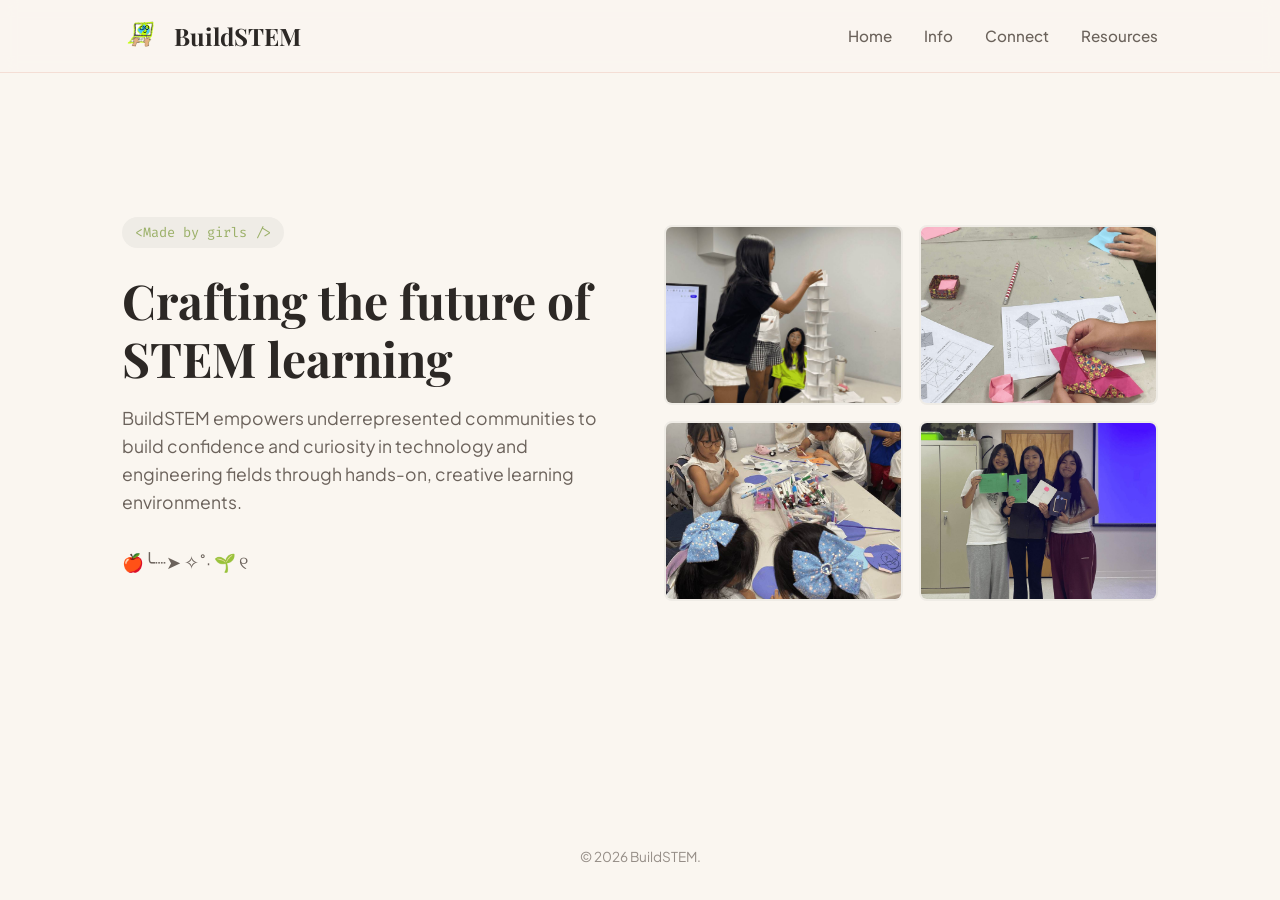
<file: index.html>
<!DOCTYPE html>
<html lang="en">

<head>
    <meta charset="UTF-8">
    <meta name="viewport" content="width=device-width, initial-scale=1.0">
    <title>BuildSTEM | Made by girls</title>

    <!-- Google Fonts for the Cafe / Fairytale / Techy Aesthetic -->
    <link rel="preconnect" href="https://fonts.googleapis.com">
    <link rel="preconnect" href="https://fonts.gstatic.com" crossorigin>
    <link
        href="https://fonts.googleapis.com/css2?family=Fira+Code:wght@400;500&family=Playfair+Display:ital,wght@0,500;0,700;1,400&family=Plus+Jakarta+Sans:wght@400;500;600&display=swap"
        rel="stylesheet">
    <link rel="stylesheet" href="style.css">

    <style>
    </style>
</head>

<body>

    
    <header>
        <nav>
            <a href="index.html" class="nav-brand">
                <!-- INSERT YOUR LOGO FILE NAME HERE -->
                <img src="build_stem.png" alt="BuildSTEM Logo" class="nav-logo">
                <span class="nav-title">BuildSTEM</span>
            </a>
            <ul class="nav-links">
                <li><a href="index.html">Home</a></li>
                <li><a href="info.html">Info</a></li>
                <li><a href="connect.html">Connect</a></li>
                <li><a href="resources.html">Resources</a></li>
            </ul>
        </nav>
    </header>

    <!-- HOME SECTION -->
    <section id="home">
        <div class="hero">
            <div class="hero-text">
                <span class="hero-tagline">&lt;Made by girls /&gt;</span>
                <h1>Crafting the future of STEM learning</h1>
                <p class="hero-description">
                    BuildSTEM empowers underrepresented communities to build confidence and curiosity in technology and
                    engineering fields through hands-on, creative learning environments.
                </p>
                <p class="hero-description">
                    🍎╰┈➤ ✧˚· 🌱 ୧
                </p>

            </div>

            <!-- PICTURE GALLERY: Replace placeholders with your own image URLs -->
            <div class="gallery-grid">
                <img src="IMG_5397.jpg" alt="Students collaborating" class="gallery-img">
                <img src="IMG_5548.jpg" alt="origami" class="gallery-img">
                <img src="IMG_5758 (1).jpg" alt="Learning to code" class="gallery-img">
                <img src="IMG_5734 2.jpg" alt="Engineering project" class="gallery-img">
            </div>
        </div>
    </section>



    <!-- FOOTER -->
    <footer>
        <p style="margin-top: 0.25rem; opacity: 0.7;">&copy; 2026 BuildSTEM.</p>
    </footer>

</body>

</html>
</file>
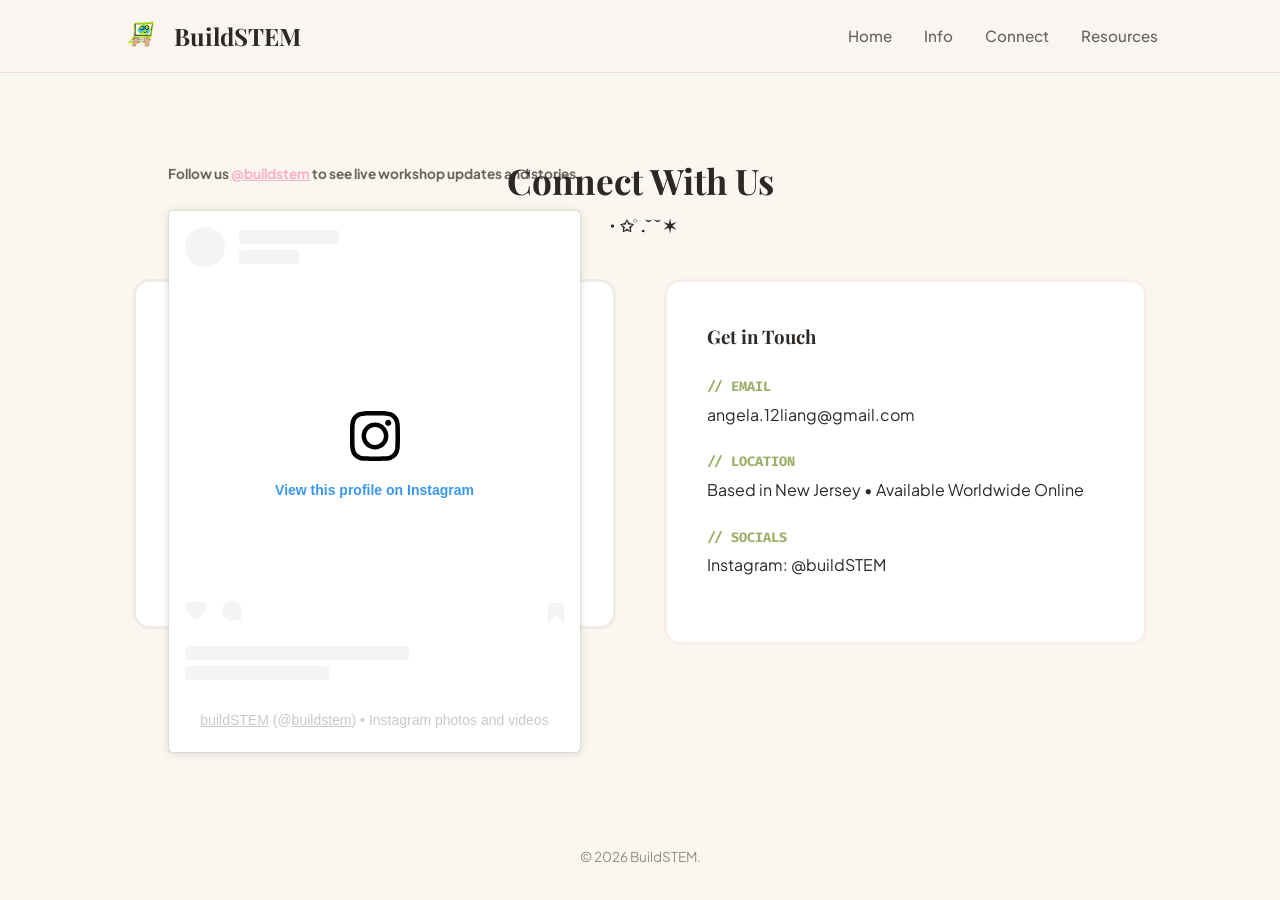
<file: connect.html>
<!DOCTYPE html>
<html lang="en">
<head>
    <meta charset="UTF-8">
    <meta name="viewport" content="width=device-width, initial-scale=1.0">
    <title>BuildSTEM | Made by girls</title>

    <!-- Google Fonts for the Cafe / Fairytale / Techy Aesthetic -->
    <link rel="preconnect" href="https://fonts.googleapis.com">
    <link rel="preconnect" href="https://fonts.gstatic.com" crossorigin>
    <link
        href="https://fonts.googleapis.com/css2?family=Fira+Code:wght@400;500&family=Playfair+Display:ital,wght@0,500;0,700;1,400&family=Plus+Jakarta+Sans:wght@400;500;600&display=swap"
        rel="stylesheet">
    <link rel="stylesheet" href="style.css">
</head>
<body>

    <header>
        <nav>
            <a href="index.html" class="nav-brand">
                <!-- INSERT YOUR LOGO FILE NAME HERE -->
                <img src="build_stem.png" alt="BuildSTEM Logo" class="nav-logo">
                <span class="nav-title">BuildSTEM</span>
            </a>
            <ul class="nav-links">
                <li><a href="index.html">Home</a></li>
                <li><a href="info.html">Info</a></li>
                <li><a href="connect.html">Connect</a></li>
                <li><a href="resources.html">Resources</a></li>
            </ul>
        </nav>
    </header>

    <!-- CONNECT SECTION -->
    <section id="connect">
        <h2 class="section-title">Connect With Us</h2>

        <div class="connect-grid">
            <!-- INSTAGRAM EMBED PLACEHOLDER -->
            <div class="instagram-placeholder">
                <p><strong></strong></p>
                <p style="font-size: 0.85rem; margin-top: 0.5rem;"><strong>
                        <!-- INSTRUCTIONS: Replace this container with your Instagram Embed code or third-party widget script (e.g. Elfsight, LightWidget) -->
                        Follow us <a href="https://instagram.com/buildstem" target="_blank"
                            style="color: var(--accent-pink);">@buildstem</a> to see live workshop updates and stories.

                    </strong></p>
                <br>
                <p>
                <blockquote class="instagram-media"
                    data-instgrm-permalink="https://www.instagram.com/buildstem/?utm_source=ig_embed&amp;utm_campaign=loading"
                    data-instgrm-version="14"
                    style=" background:#FFF; border:0; border-radius:3px; box-shadow:0 0 1px 0 rgba(0,0,0,0.5),0 1px 10px 0 rgba(0,0,0,0.15); margin: 1px; max-width:540px; min-width:326px; padding:0; width:99.375%; width:-webkit-calc(100% - 2px); width:calc(100% - 2px);">
                    <div style="padding:16px;"> <a
                            href="https://www.instagram.com/buildstem/?utm_source=ig_embed&amp;utm_campaign=loading"
                            style=" background:#FFFFFF; line-height:0; padding:0 0; text-align:center; text-decoration:none; width:100%;"
                            target="_blank">
                            <div style=" display: flex; flex-direction: row; align-items: center;">
                                <div
                                    style="background-color: #F4F4F4; border-radius: 50%; flex-grow: 0; height: 40px; margin-right: 14px; width: 40px;">
                                </div>
                                <div
                                    style="display: flex; flex-direction: column; flex-grow: 1; justify-content: center;">
                                    <div
                                        style=" background-color: #F4F4F4; border-radius: 4px; flex-grow: 0; height: 14px; margin-bottom: 6px; width: 100px;">
                                    </div>
                                    <div
                                        style=" background-color: #F4F4F4; border-radius: 4px; flex-grow: 0; height: 14px; width: 60px;">
                                    </div>
                                </div>
                            </div>
                            <div style="padding: 19% 0;"></div>
                            <div style="display:block; height:50px; margin:0 auto 12px; width:50px;"><svg width="50px"
                                    height="50px" viewBox="0 0 60 60" version="1.1" xmlns="https://www.w3.org/2000/svg"
                                    xmlns:xlink="https://www.w3.org/1999/xlink">
                                    <g stroke="none" stroke-width="1" fill="none" fill-rule="evenodd">
                                        <g transform="translate(-511.000000, -20.000000)" fill="#000000">
                                            <g>
                                                <path
                                                    d="M556.869,30.41 C554.814,30.41 553.148,32.076 553.148,34.131 C553.148,36.186 554.814,37.852 556.869,37.852 C558.924,37.852 560.59,36.186 560.59,34.131 C560.59,32.076 558.924,30.41 556.869,30.41 M541,60.657 C535.114,60.657 530.342,55.887 530.342,50 C530.342,44.114 535.114,39.342 541,39.342 C546.887,39.342 551.658,44.114 551.658,50 C551.658,55.887 546.887,60.657 541,60.657 M541,33.886 C532.1,33.886 524.886,41.1 524.886,50 C524.886,58.899 532.1,66.113 541,66.113 C549.9,66.113 557.115,58.899 557.115,50 C557.115,41.1 549.9,33.886 541,33.886 M565.378,62.101 C565.244,65.022 564.756,66.606 564.346,67.663 C563.803,69.06 563.154,70.057 562.106,71.106 C561.058,72.155 560.06,72.803 558.662,73.347 C557.607,73.757 556.021,74.244 553.102,74.378 C549.944,74.521 548.997,74.552 541,74.552 C533.003,74.552 532.056,74.521 528.898,74.378 C525.979,74.244 524.393,73.757 523.338,73.347 C521.94,72.803 520.942,72.155 519.894,71.106 C518.846,70.057 518.197,69.06 517.654,67.663 C517.244,66.606 516.755,65.022 516.623,62.101 C516.479,58.943 516.448,57.996 516.448,50 C516.448,42.003 516.479,41.056 516.623,37.899 C516.755,34.978 517.244,33.391 517.654,32.338 C518.197,30.938 518.846,29.942 519.894,28.894 C520.942,27.846 521.94,27.196 523.338,26.654 C524.393,26.244 525.979,25.756 528.898,25.623 C532.057,25.479 533.004,25.448 541,25.448 C548.997,25.448 549.943,25.479 553.102,25.623 C556.021,25.756 557.607,26.244 558.662,26.654 C560.06,27.196 561.058,27.846 562.106,28.894 C563.154,29.942 563.803,30.938 564.346,32.338 C564.756,33.391 565.244,34.978 565.378,37.899 C565.522,41.056 565.552,42.003 565.552,50 C565.552,57.996 565.522,58.943 565.378,62.101 M570.82,37.631 C570.674,34.438 570.167,32.258 569.425,30.349 C568.659,28.377 567.633,26.702 565.965,25.035 C564.297,23.368 562.623,22.342 560.652,21.575 C558.743,20.834 556.562,20.326 553.369,20.18 C550.169,20.033 549.148,20 541,20 C532.853,20 531.831,20.033 528.631,20.18 C525.438,20.326 523.257,20.834 521.349,21.575 C519.376,22.342 517.703,23.368 516.035,25.035 C514.368,26.702 513.342,28.377 512.574,30.349 C511.834,32.258 511.326,34.438 511.181,37.631 C511.035,40.831 511,41.851 511,50 C511,58.147 511.035,59.17 511.181,62.369 C511.326,65.562 511.834,67.743 512.574,69.651 C513.342,71.625 514.368,73.296 516.035,74.965 C517.703,76.634 519.376,77.658 521.349,78.425 C523.257,79.167 525.438,79.673 528.631,79.82 C531.831,79.965 532.853,80.001 541,80.001 C549.148,80.001 550.169,79.965 553.369,79.82 C556.562,79.673 558.743,79.167 560.652,78.425 C562.623,77.658 564.297,76.634 565.965,74.965 C567.633,73.296 568.659,71.625 569.425,69.651 C570.167,67.743 570.674,65.562 570.82,62.369 C570.966,59.17 571,58.147 571,50 C571,41.851 570.966,40.831 570.82,37.631">
                                                </path>
                                            </g>
                                        </g>
                                    </g>
                                </svg></div>
                            <div style="padding-top: 8px;">
                                <div
                                    style=" color:#3897f0; font-family:Arial,sans-serif; font-size:14px; font-style:normal; font-weight:550; line-height:18px;">
                                    View this profile on Instagram</div>
                            </div>
                            <div style="padding: 12.5% 0;"></div>
                            <div style="display: flex; flex-direction: row; margin-bottom: 14px; align-items: center;">
                                <div>
                                    <div
                                        style="background-color: #F4F4F4; border-radius: 50%; height: 12.5px; width: 12.5px; transform: translateX(0px) translateY(7px);">
                                    </div>
                                    <div
                                        style="background-color: #F4F4F4; height: 12.5px; transform: rotate(-45deg) translateX(3px) translateY(1px); width: 12.5px; flex-grow: 0; margin-right: 14px; margin-left: 2px;">
                                    </div>
                                    <div
                                        style="background-color: #F4F4F4; border-radius: 50%; height: 12.5px; width: 12.5px; transform: translateX(9px) translateY(-18px);">
                                    </div>
                                </div>
                                <div style="margin-left: 8px;">
                                    <div
                                        style=" background-color: #F4F4F4; border-radius: 50%; flex-grow: 0; height: 20px; width: 20px;">
                                    </div>
                                    <div
                                        style=" width: 0; height: 0; border-top: 2px solid transparent; border-left: 6px solid #f4f4f4; border-bottom: 2px solid transparent; transform: translateX(16px) translateY(-4px) rotate(30deg)">
                                    </div>
                                </div>
                                <div style="margin-left: auto;">
                                    <div
                                        style=" width: 0px; border-top: 8px solid #F4F4F4; border-right: 8px solid transparent; transform: translateY(16px);">
                                    </div>
                                    <div
                                        style=" background-color: #F4F4F4; flex-grow: 0; height: 12px; width: 16px; transform: translateY(-4px);">
                                    </div>
                                    <div
                                        style=" width: 0; height: 0; border-top: 8px solid #F4F4F4; border-left: 8px solid transparent; transform: translateY(-4px) translateX(8px);">
                                    </div>
                                </div>
                            </div>
                            <div
                                style="display: flex; flex-direction: column; flex-grow: 1; justify-content: center; margin-bottom: 24px;">
                                <div
                                    style=" background-color: #F4F4F4; border-radius: 4px; flex-grow: 0; height: 14px; margin-bottom: 6px; width: 224px;">
                                </div>
                                <div
                                    style=" background-color: #F4F4F4; border-radius: 4px; flex-grow: 0; height: 14px; width: 144px;">
                                </div>
                            </div>
                        </a>
                        <p
                            style=" color:#c9c8cd; font-family:Arial,sans-serif; font-size:14px; line-height:17px; margin-bottom:0; margin-top:8px; overflow:hidden; padding:8px 0 7px; text-align:center; text-overflow:ellipsis; white-space:nowrap;">
                            <a href="https://www.instagram.com/buildstem/?utm_source=ig_embed&amp;utm_campaign=loading"
                                style=" color:#c9c8cd; font-family:Arial,sans-serif; font-size:14px; font-style:normal; font-weight:normal; line-height:17px;"
                                target="_blank">buildSTEM</a> (@<a
                                href="https://www.instagram.com/buildstem/?utm_source=ig_embed&amp;utm_campaign=loading"
                                style=" color:#c9c8cd; font-family:Arial,sans-serif; font-size:14px; font-style:normal; font-weight:normal; line-height:17px;"
                                target="_blank">buildstem</a>) • Instagram photos and videos</p>
                    </div>
                </blockquote>
                <script async src="//www.instagram.com/embed.js"></script>
                </p>
            </div>

            <!-- CONTACT INFORMATION -->
            <div class="contact-card">
                <h3 style="font-family: var(--font-heading); margin-bottom: 1.5rem;">Get in Touch</h3>

                <div class="contact-item">
                    <h4>// EMAIL</h4>
                    <!-- INSERT YOUR EMAIL HERE -->
                    <p>angela.12liang@gmail.com</p>
                </div>

                <div class="contact-item">
                    <h4>// LOCATION</h4>
                    <!-- INSERT YOUR LOCATION OR REGION HERE -->
                    <p>Based in New Jersey • Available Worldwide Online</p>
                </div>

                <div class="contact-item">
                    <h4>// SOCIALS</h4>
                    <!-- INSERT SOCIAL LINKS HERE -->
                    <p>Instagram: @buildSTEM</p>
                </div>
            </div>
        </div>
    </section>
        <!-- FOOTER -->
    <footer>
        <p style="margin-top: 0.25rem; opacity: 0.7;">&copy; 2026 BuildSTEM.</p>
    </footer>
    
</body>
</html>
</file>
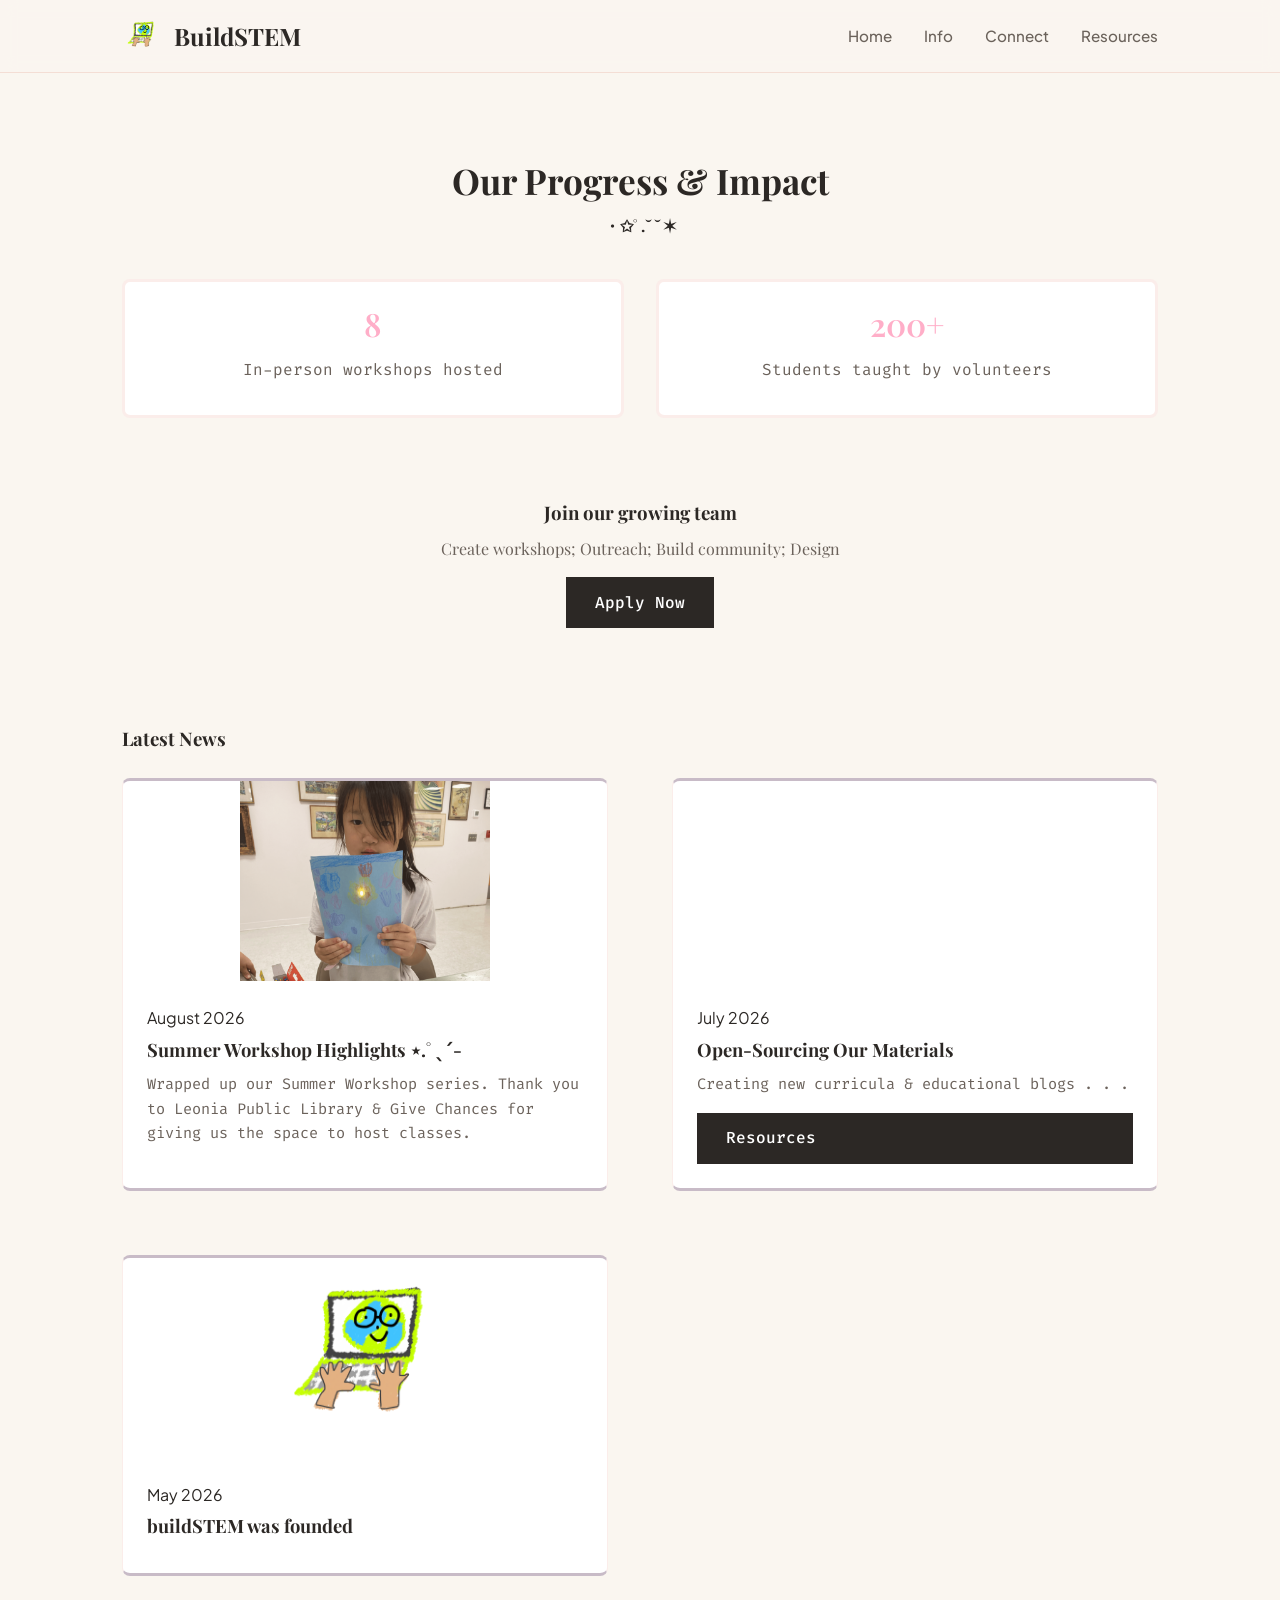
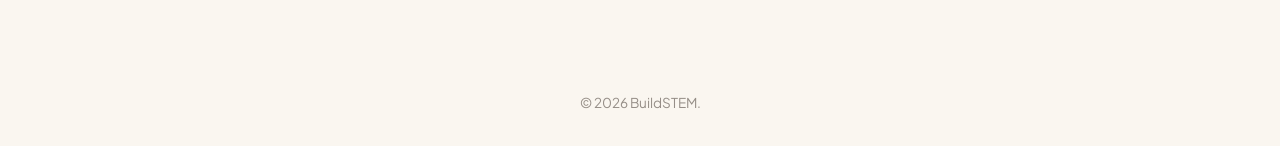
<file: info.html>
<!DOCTYPE html>
<html lang="en">
<head>
    <meta charset="UTF-8">
    <meta name="viewport" content="width=device-width, initial-scale=1.0">
    <title>BuildSTEM | Made by girls</title>

    <!-- Google Fonts for the Cafe / Fairytale / Techy Aesthetic -->
    <link rel="preconnect" href="https://fonts.googleapis.com">
    <link rel="preconnect" href="https://fonts.gstatic.com" crossorigin>
    <link
        href="https://fonts.googleapis.com/css2?family=Fira+Code:wght@400;500&family=Playfair+Display:ital,wght@0,500;0,700;1,400&family=Plus+Jakarta+Sans:wght@400;500;600&display=swap"
        rel="stylesheet">
    <link rel="stylesheet" href="style.css">
</head>
<body>
    <header>
        <nav>
            <a href="index.html" class="nav-brand">
                <!-- INSERT YOUR LOGO FILE NAME HERE -->
                <img src="build_stem.png" alt="BuildSTEM Logo" class="nav-logo">
                <span class="nav-title">BuildSTEM</span>
            </a>
            <ul class="nav-links">
                <li><a href="index.html">Home</a></li>
                <li><a href="info.html">Info</a></li>
                <li><a href="connect.html">Connect</a></li>
                <li><a href="resources.html">Resources</a></li>
            </ul>
        </nav>
    </header>
    <!-- INFO SECTION -->
    <section id="info">
        <h2 class="section-title">Our Progress & Impact</h2>

        <!-- STATS -->
        <div class="stats-grid">
            <div class="stat-card">
                <div class="stat-number">8</div>
                <div class="stat-label">In-person workshops hosted</div>
            </div>
            <div class="stat-card">
                <div class="stat-number">200+</div>
                <div class="stat-label">Students taught by volunteers</div>
            </div>
        </div>

        <!-- APPLICATION LINK -->
        <div class="apply-container">
            <h3>Join our growing team</h3>
            <p style="color: var(--text-muted); margin-top: 0.5rem;">Create workshops; Outreach; Build community; Design
            </p>
            <!-- INSERT APPLICATION LINK (e.g., Google Form) BELOW -->
            <a href="https://docs.google.com/forms/d/e/1FAIpQLSdwXhcWSmIfrNbMNBA1-bh2Ry55BA4MN5amlpCvZRy-v2Ozyw/viewform?usp=dialog"
                target="_blank" class="btn">Apply Now</a>
        </div>

        
        <h3 style="font-family: var(--font-heading); margin-bottom: 1.5rem;">Latest News</h3>
        <div class="blog-grid-2d">
            
            <!-- Blog Item 1 -->
            <article class="blog-card">
                <!-- INSERT BLOG IMAGE 1 HERE -->
                <img src="IMG_5728 (1).png" alt="Summer Workshop" class="blog-img">
                <div class="blog-content">
                    <span class="blog-date">August 2026</span>
                    <h4>Summer Workshop Highlights ⋆.˚ˎˊ-</h4>
                    <p>Wrapped up our Summer Workshop series. Thank you to Leonia Public Library & Give Chances for giving us the space to host classes.</p>
                </div>
            </article>

            <!-- Blog Item 2 -->
            <article class="blog-card">
                <!-- INSERT BLOG IMAGE 2 HERE -->
                <img src="HD_transparent_picture.png" alt="Open Source Curriculum" class="blog-img">
                <div class="blog-content">
                    <span class="blog-date">July 2026</span>
                    <h4>Open-Sourcing Our Materials</h4>
                    <p>Creating new curricula & educational blogs . . . </p>
                    <a href="resources.html" target="_blank" class="btn">Resources</a>
                </div>
            </article>

            

            <!-- Blog Item 4 -->
            <article class="blog-card">
                <!-- INSERT BLOG IMAGE 4 HERE -->
                <img src="build_stem.png" alt="Robotics Showcase" class="blog-img">
                <div class="blog-content">
                    <span class="blog-date">May 2026</span>
                    <h4>buildSTEM was founded</h4>
                    <p></p>
                </div>
            </article>

            <!-- copy and repeat as many times as needed; formatting fixes in style.css file -->

        </div>
    </section> 
        <!-- FOOTER -->
    <footer>
        <p style="margin-top: 0.25rem; opacity: 0.7;">&copy; 2026 BuildSTEM.</p>
    </footer>
</body>
</html>
</file>
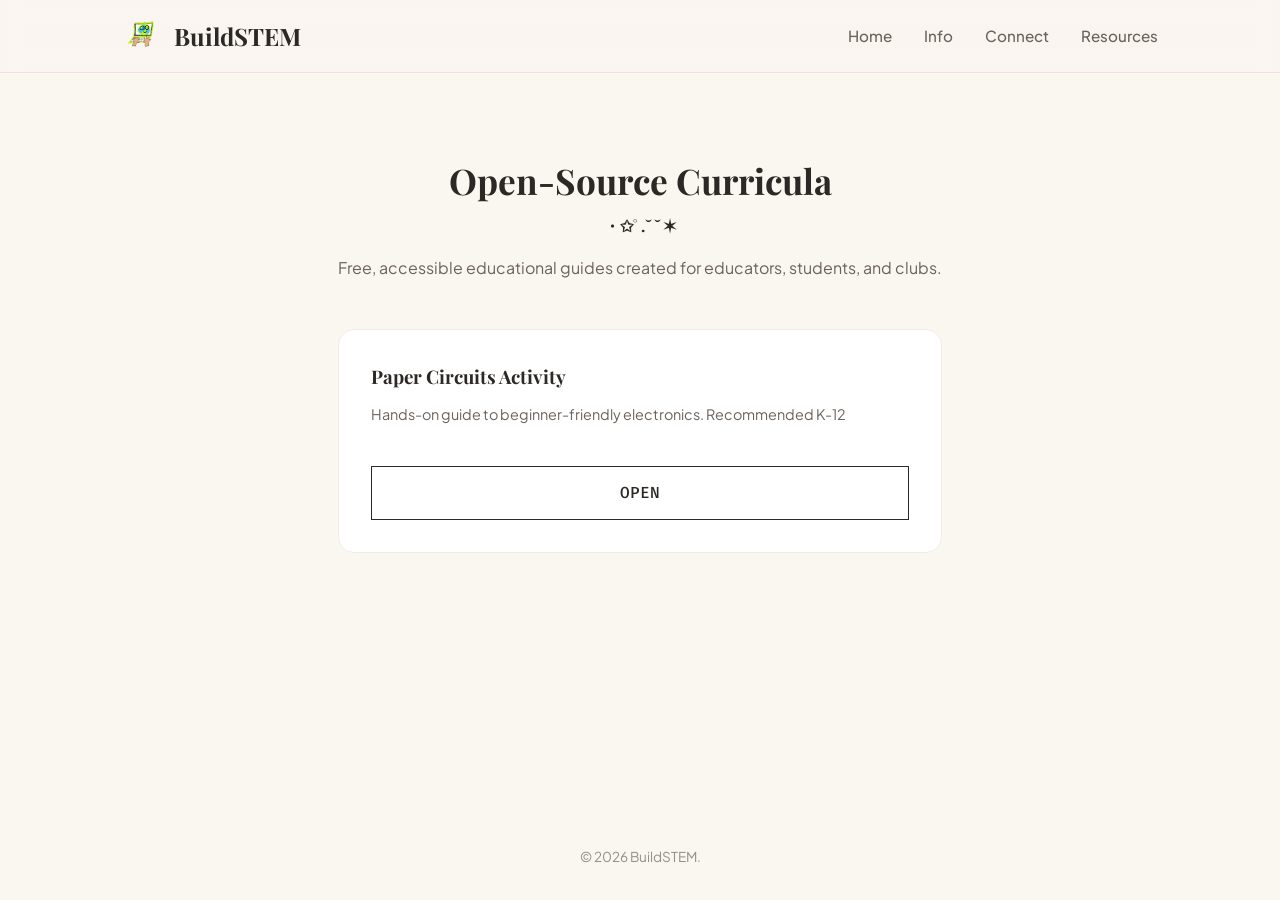
<file: resources.html>
<!DOCTYPE html>
<html lang="en">

<head>
    <meta charset="UTF-8">
    <meta name="viewport" content="width=device-width, initial-scale=1.0">
    <title>BuildSTEM | Made by girls</title>

    <!-- Google Fonts for the Cafe / Fairytale / Techy Aesthetic -->
    <link rel="preconnect" href="https://fonts.googleapis.com">
    <link rel="preconnect" href="https://fonts.gstatic.com" crossorigin>
    <link
        href="https://fonts.googleapis.com/css2?family=Fira+Code:wght@400;500&family=Playfair+Display:ital,wght@0,500;0,700;1,400&family=Plus+Jakarta+Sans:wght@400;500;600&display=swap"
        rel="stylesheet">
    <link rel="stylesheet" href="style.css">
</head>

<body>
    <header>
        <nav>
            <a href="index.html" class="nav-brand">
                <!-- INSERT YOUR LOGO FILE NAME HERE -->
                <img src="build_stem.png" alt="BuildSTEM Logo" class="nav-logo">
                <span class="nav-title">BuildSTEM</span>
            </a>
            <ul class="nav-links">
                <li><a href="index.html">Home</a></li>
                <li><a href="info.html">Info</a></li>
                <li><a href="connect.html">Connect</a></li>
                <li><a href="resources.html">Resources</a></li>
            </ul>
        </nav>
    </header>


    <!-- RESOURCES SECTION -->
    <section id="resources">
        <h2 class="section-title">Open-Source Curricula</h2>
        <p style="text-align: center; color: var(--text-muted); margin-top: -1.5rem; margin-bottom: 3rem;">
            Free, accessible educational guides created for educators, students, and clubs.
        </p>

        <div class="resources-grid">

            <!-- Resource Card 3 -->
            <div class="resource-card">
                <div>
                    <h3 style="font-family: var(--font-heading);">Paper Circuits Activity</h3>
                    <p style="color: var(--text-muted); font-size: 0.9rem; margin: 0.75rem 0 1.5rem 0;">
                        Hands-on guide to beginner-friendly electronics. Recommended K-12
                    </p>
                </div>
                <!-- INSERT LINK TO YOUR PDF HERE -->
                <a href="https://docs.google.com/document/d/1a7Du6kJm70hAtJX7UaBrLXjQGy-VCI43hXBU59xay68/edit?usp=sharing"
                    target="_blank" class="btn btn-pdf">OPEN</a>
            </div>

            <!-- copy and add cards as needed. formatting fixes in style.css file -->

        </div>
    </section>
    <!-- FOOTER -->
    <footer>
        <p style="margin-top: 0.25rem; opacity: 0.7;">&copy; 2026 BuildSTEM.</p>
    </footer>

</body>

</html>
</file>
<file: style.css>
/* CSS VARIABLES - Color Palette & Styling */


:root {
    --bg-main: #FAF6F0;
    /* Warm parchment cream */
    --bg-card: #FFFFFF;
    /* Pure white for cards */
    --accent-pink: #ffaec8;
    /* Soft rose gold */
    --accent-green: #9BB068;
    /* Whimsical leaf green matching your logo */
    --accent-purple: #C8BBC7;
    /* Soft fairy lavender */
    --text-dark: #2C2825;
    /* Deep espresso brown */
    --text-muted: #6B625B;
    /* Warm gray */
    --font-heading: 'Playfair Display', serif;
    --font-body: 'Plus Jakarta Sans', sans-serif;
    --font-code: 'Fira Code', monospace;
}

/* BASE STYLES */
* {
    box-sizing: border-box;
    margin: 0;
    padding: 0;
    scroll-behavior: smooth;
}

body {
    background-color: var(--bg-main);
    color: var(--text-dark);
    font-family: var(--font-body);
    line-height: 1.6;

    display: flex;
    flex-direction: column;
    min-height: 100vh;
}

/* NAVBAR */
header {
    position: sticky;
    top: 0;
    background: rgba(250, 246, 240, 0.9);
    backdrop-filter: blur(8px);
    border-bottom: 1px solid rgba(232, 165, 152, 0.3);
    z-index: 1000;
}

nav {
    max-width: 1100px;
    margin: 0 auto;
    display: flex;
    justify-content: space-between;
    align-items: center;
    padding: 1rem 2rem;
}

.nav-brand {
    display: flex;
    align-items: center;
    gap: 0.75rem;
    text-decoration: none;
    color: var(--text-dark);
}

.nav-logo {
    width: 40px;
    height: 40px;
    border-radius: 8px;
    object-fit: cover;
}

.nav-title {
    font-family: var(--font-heading);
    font-size: 1.5rem;
    font-weight: 700;
}

.nav-links {
    display: flex;
    list-style: none;
    gap: 2rem;
}

.nav-links a {
    text-decoration: none;
    color: var(--text-muted);
    font-weight: 500;
    font-size: 0.95rem;
    transition: color 0.3s ease;
}

.nav-links a:hover {
    color: var(--accent-pink);
}

/* SECTIONS */
section {
    padding: 5rem 2rem;
    max-width: 1100px;
    margin: 0 auto;
}

.section-title {
    font-family: var(--font-heading);
    font-size: 2.2rem;
    text-align: center;
    margin-bottom: 2.5rem;
    position: relative;
}

.section-title::after {
    content: '・✩˚.˘˘­­­✶';
    display: block;
    font-size: 1rem;
    margin-top: 0.25rem;
}

/* HOME SECTION */
.hero {
    display: grid;
    grid-template-columns: 1fr 1fr;
    gap: 3rem;
    align-items: center;
    padding-top: 4rem;
}

.hero-text h1 {
    font-family: var(--font-heading);
    font-size: 3rem;
    line-height: 1.2;
    margin-bottom: 1rem;
}

.hero-tagline {
    font-family: var(--font-code);
    color: var(--accent-green);
    background: #EFECE6;
    padding: 0.3rem 0.8rem;
    border-radius: 20px;
    display: inline-block;
    font-size: 0.85rem;
    margin-bottom: 1.5rem;
}

.hero-description {
    color: var(--text-muted);
    font-size: 1.1rem;
    margin-bottom: 2rem;
}

.gallery-grid {
    display: grid;
    grid-template-columns: repeat(2, 1fr);
    gap: 1rem;
}

.gallery-img {
    width: 100%;
    height: 180px;
    object-fit: cover;
    border-radius: 8px;
    border: 2px solid #EFECE6;
    /* box-shadow: 0 4px 12px rgba(0, 0, 0, 0.03); */
    transition: transform 0.3s ease;
}

.gallery-img:hover {
    /* transform: translateY(-4px); */
}


/* INFO SECTION */
.stats-grid {
    display: grid;
    grid-template-columns: repeat(2, 1fr);
    gap: 2rem;
    margin-bottom: 2rem;
}

.stat-card {
    background: var(--bg-card);
    border: 3px solid rgba(232, 165, 152, 0.2);
    padding: 1rem;
    border-radius: 8px;
    text-align: center;
    /* box-shadow: 0 8px 24px rgba(0, 0, 0, 0.02); */
}

.stat-number {
    font-family: var(--font-heading);
    font-size: 2rem;
    color: var(--accent-pink);
    font-weight: 600;
}

.stat-label {
    font-family: 'Fira Code', monospace;
    color: var(--text-muted);
    font-size: 1rem;
    margin-top: 0.5rem;
    margin-bottom: 1rem;
}

.apply-container {
    font-family: 'Playfair Display', serif;
    padding: 3rem;
    border-radius: 20px;
    text-align: center;
    border: 1px var(--accent-pink);
    margin-bottom: 3rem;
}

.btn {
    font-family: 'Fira Code', monospace;
    ;
    display: inline-block;
    background-color: var(--text-dark);
    color: #FFFFFF;
    padding: 0.8rem 1.8rem;
    border-radius: 0px;
    text-decoration: none;
    font-weight: 500;
    /* transition: all 0.3s ease; */
    margin-top: 1rem;
}

.btn:hover {
    background-color: var(--accent-pink);
    transform: translateY(-2px);
}

/* 2D GRID STYLES (ROWS & COLUMNS) */
.blog-grid-2d {
    display: grid;
    grid-template-columns: repeat(2, 1fr);
    /* 2 equal vertical columns */
    gap: 4rem;
    /* Spacing between both rows and columns */
}

.blog-card {
    background: var(--bg-card);
    border-radius: 8px;
    border: 1px solid rgba(232, 165, 152, 0.2);
    border-top: 3px solid var(--accent-purple);
    border-bottom: 3px solid var(--accent-purple);
    overflow: hidden;
    display: flex;
    flex-direction: column;
    /* box-shadow: 0 4px 12px rgba(0,0,0,0.02); */
    transition: transform 0.3s ease;
}

.blog-card:hover {
    /* transform: translateY(-4px); */
}

.blog-img {
    width: 100%;
    height: 200px;
    object-fit: scale-down;
}

.blog-content {
    padding: 1.5rem;
    display: flex;
    flex-direction: column;
    flex: 1;
}

.blog-content h4 {
    font-family: var(--font-heading);
    font-size: 1.15rem;
    margin: 0.25rem 0 0.5rem 0;
    color: var(--text-dark);
}

.blog-content p {
    font-family: 'Fira Code', monospace;
    ;
    color: var(--text-muted);
    font-size: 0.95rem;
}

/* Responsive layout for mobile devices (stacks vertically when screen is small) */
@media (max-width: 650px) {
    .blog-grid-2d {
        grid-template-columns: 1fr;
    }
}

/* CONNECT SECTION */
.connect-grid {
    display: grid;
    grid-template-columns: 1fr 1fr;
    gap: 3rem;
}

.instagram-placeholder {
    background: var(--bg-card);
    border: 3px solid #EFECE6;
    border-radius: 16px;
    height: 350px;
    display: flex;
    flex-direction: column;
    align-items: center;
    justify-content: center;
    color: var(--text-muted);
    text-align: center;
    padding: 2rem;
}

.contact-card {
    background: var(--bg-card);
    padding: 2.5rem;
    border-radius: 16px;
    border: 3px solid rgba(232, 165, 152, 0.2);
}

.contact-item {
    margin-bottom: 1.5rem;
}

.contact-item h4 {
    font-family: var(--font-code);
    color: var(--accent-green);
    font-size: 0.85rem;
    margin-bottom: 0.25rem;
}

/* RESOURCES SECTION */
.resources-grid {
    display: grid;
    grid-template-columns: repeat(auto-fit, minmax(280px, 1fr));
    gap: 2rem;
}

.resource-card {
    background: var(--bg-card);
    padding: 2rem;
    border-radius: 16px;
    border: 1px solid #EFECE6;
    display: flex;
    flex-direction: column;
    justify-content: space-between;
}

.btn-pdf {
    background-color: transparent;
    color: var(--text-dark);
    border: 1px solid var(--text-dark);
    text-align: center;
}

.btn-pdf:hover {
    background-color: var(--accent-green);
    border-color: var(--accent-green);
    color: white;
}

/* FOOTER */
footer {
    text-align: center;
    padding: 2rem 2rem;
    color: var(--text-muted);
    font-size: 0.85rem;
    /* border-top: 1px solid rgba(232, 165, 152, 0.2); */
    margin-top: auto;
}

/* RESPONSIVE DESIGN */
@media (max-width: 768px) {

    .hero,
    .connect-grid,
    .stats-grid {
        grid-template-columns: 1fr;
    }

    .nav-links {
        gap: 1rem;
    }
}
</file>
